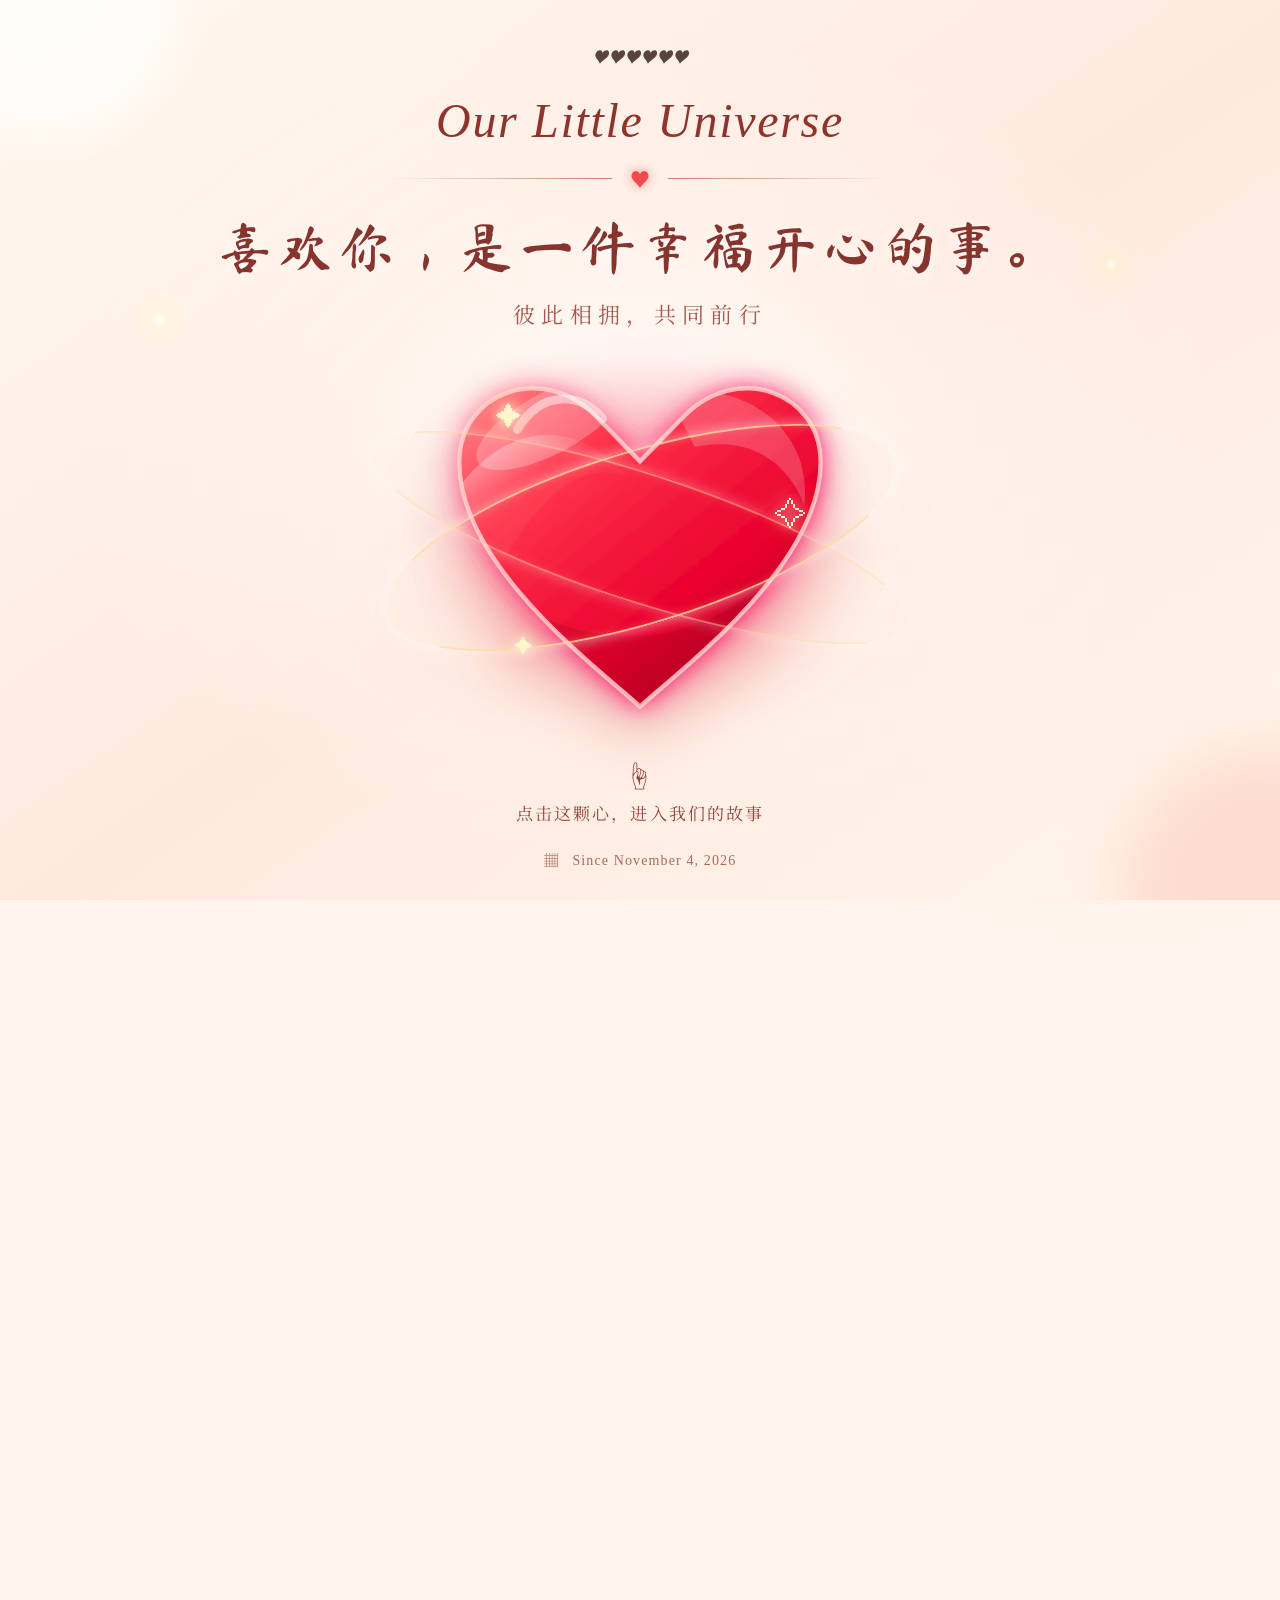
<file: index.html>
<!DOCTYPE html>
<html lang="zh-CN">
<head>
  <meta charset="UTF-8">
  <meta name="viewport" content="width=device-width, initial-scale=1.0">
  <meta name="theme-color" content="#fff1e9">
  <meta name="description" content="Our Little Universe —— 喜欢你，是一件幸福开心的事。">
  <title>Our Little Universe</title>
  <link rel="preconnect" href="https://fonts.googleapis.com">
  <link rel="preconnect" href="https://fonts.gstatic.com" crossorigin>
  <link href="https://fonts.googleapis.com/css2?family=Ma+Shan+Zheng&family=Noto+Serif+SC:wght@400;500;600&display=swap" rel="stylesheet">
  <link rel="stylesheet" href="css/style.css">
</head>
<body class="home-page">
  <!-- 开场页：点击中央爱心后进入网站 -->
  <section class="intro-screen" id="introScreen" aria-label="欢迎进入 Our Little Universe">
    <div class="intro-glow intro-glow-one"></div>
    <div class="intro-glow intro-glow-two"></div>
    <div class="petal-field" aria-hidden="true">
      <i>♥</i><i>♥</i><i>♥</i><i>♥</i><i>♥</i><i>♥</i>
    </div>

    <div class="intro-heading">
      <p class="brand-script" data-content="siteName">Our Little Universe</p>
      <div class="ornament"><span></span><b>♥</b><span></span></div>
      <h1 data-content="homeTitle">喜欢你，是一件幸福开心的事。</h1>
      <p class="intro-subtitle" data-content="homeSubtitle">彼此相拥，共同前行</p>
    </div>

    <button class="heart-launch" id="heartLaunch" type="button" aria-label="点击爱心进入我们的故事">
      <span class="heart-aura"></span>
      <span class="heart-orbit orbit-one"></span>
      <span class="heart-orbit orbit-two"></span>
      <svg class="hero-heart" viewBox="0 0 400 360" role="img" aria-label="一颗发光的红色爱心">
        <defs>
          <linearGradient id="heartFill" x1="0" y1="0" x2="0.9" y2="1">
            <stop offset="0%" stop-color="#ff8b91"/>
            <stop offset="28%" stop-color="#ff354b"/>
            <stop offset="68%" stop-color="#e9002d"/>
            <stop offset="100%" stop-color="#9e001f"/>
          </linearGradient>
          <linearGradient id="heartShine" x1="0" y1="0" x2="1" y2="1">
            <stop offset="0%" stop-color="#fff" stop-opacity=".88"/>
            <stop offset="38%" stop-color="#fff" stop-opacity=".08"/>
            <stop offset="100%" stop-color="#fff" stop-opacity="0"/>
          </linearGradient>
          <filter id="heartShadow" x="-50%" y="-50%" width="200%" height="200%">
            <feGaussianBlur stdDeviation="12" result="blur"/>
            <feColorMatrix in="blur" type="matrix" values="1 0 0 0 .6  0 1 0 0 0  0 0 1 0 .1  0 0 0 1 0" result="redGlow"/>
            <feMerge><feMergeNode in="redGlow"/><feMergeNode in="SourceGraphic"/></feMerge>
          </filter>
          <clipPath id="heartClip">
            <path d="M200 335 C168 305 35 208 35 112 C35 48 111 20 160 70 L200 111 L240 70 C289 20 365 48 365 112 C365 208 232 305 200 335Z"/>
          </clipPath>
        </defs>
        <path d="M200 335 C168 305 35 208 35 112 C35 48 111 20 160 70 L200 111 L240 70 C289 20 365 48 365 112 C365 208 232 305 200 335Z" fill="url(#heartFill)" filter="url(#heartShadow)"/>
        <g clip-path="url(#heartClip)">
          <ellipse cx="118" cy="76" rx="75" ry="28" fill="#fff" opacity=".24" transform="rotate(-28 118 76)"/>
          <path d="M20 155 C70 75 135 66 190 125 C135 105 96 164 65 220Z" fill="url(#heartShine)" opacity=".65"/>
          <path d="M225 48 C305 36 358 90 350 150 C330 103 292 89 250 98Z" fill="#fff" opacity=".19"/>
          <path d="M78 238 C150 278 235 290 310 224 C275 292 220 333 190 355Z" fill="#7b001d" opacity=".18"/>
        </g>
        <path d="M200 335 C168 305 35 208 35 112 C35 48 111 20 160 70 L200 111 L240 70 C289 20 365 48 365 112 C365 208 232 305 200 335Z" fill="none" stroke="#ffd5d1" stroke-width="4" opacity=".8"/>
        <path d="M88 82 C110 45 146 48 166 72" fill="none" stroke="#fff" stroke-width="8" stroke-linecap="round" opacity=".48"/>
      </svg>
      <span class="heart-spark spark-one">✦</span>
      <span class="heart-spark spark-two">✧</span>
      <span class="heart-spark spark-three">✦</span>
    </button>

    <div class="intro-bottom">
      <div class="tap-hint"><span class="tap-icon">☝</span><span>点击这颗心，进入我们的故事</span></div>
      <p class="since-line"><span>▦</span> Since November 4, 2026</p>
    </div>
  </section>

  <!-- 网站主体 -->
  <div class="site-shell" id="siteShell">
    <header class="site-header">
      <a class="site-logo" href="index.html" data-content="siteName">Our Little Universe</a>
      <nav class="main-nav" aria-label="主导航">
        <a class="active" href="index.html">首页</a>
        <a href="photos.html">照片墙</a>
        <a href="timeline.html">时间轴</a>
        <a href="letter.html">情书</a>
      </nav>
      <button class="music-toggle" id="musicToggle" type="button" aria-label="播放背景音乐">♫ <span>播放音乐</span></button>
    </header>

    <main>
      <section class="home-hero section-wrap">
        <div class="hero-copy">
          <p class="eyebrow">A LITTLE UNIVERSE FOR TWO</p>
          <h1 data-content="homeTitle">喜欢你，是一件幸福开心的事。</h1>
          <p class="lead" data-content="homeSubtitle">彼此相拥，共同前行</p>
          <p class="intro-note">从遇见到相伴，把每一个普通的日子，慢慢过成值得珍藏的回忆。</p>
          <a class="text-link" href="photos.html">去看看我们的回忆 <span>↗</span></a>
        </div>
        <figure class="cover-photo photo-frame">
          <img src="assets/images/photo-01.jpg" alt="花园中的一张生活照片">
          <figcaption>Little moments, lovely memories.</figcaption>
        </figure>
        <span class="decor decor-heart">♡</span>
        <span class="decor decor-star">✳</span>
      </section>

      <section class="counter-section section-wrap">
        <p class="eyebrow">EVERY DAY WITH YOU</p>
        <h2>我们已经一起走过</h2>
        <div class="day-counter"><strong id="togetherDays">0</strong><span>天</span></div>
        <p class="counter-caption">愿未来的每一天，都有值得期待的小事。</p>
        <div class="anniversary-countdown">距离下一个纪念日还有 <strong id="anniversaryDays">0</strong> 天</div>
      </section>

      <section class="home-quote section-wrap">
        <span class="quote-mark">“</span>
        <p>最为难得之事：彼此相拥，共同前行</p>
        <span class="quote-mark quote-end">”</span>
      </section>
    </main>

    <footer class="site-footer">
      <p>Made with love · Our Little Universe</p>
      <p>Since November 4, 2026</p>
    </footer>
  </div>

  <audio id="backgroundMusic" preload="none" loop></audio>
  <script src="js/content.js"></script>
  <script src="js/main.js"></script>
</body>
</html>
</file>
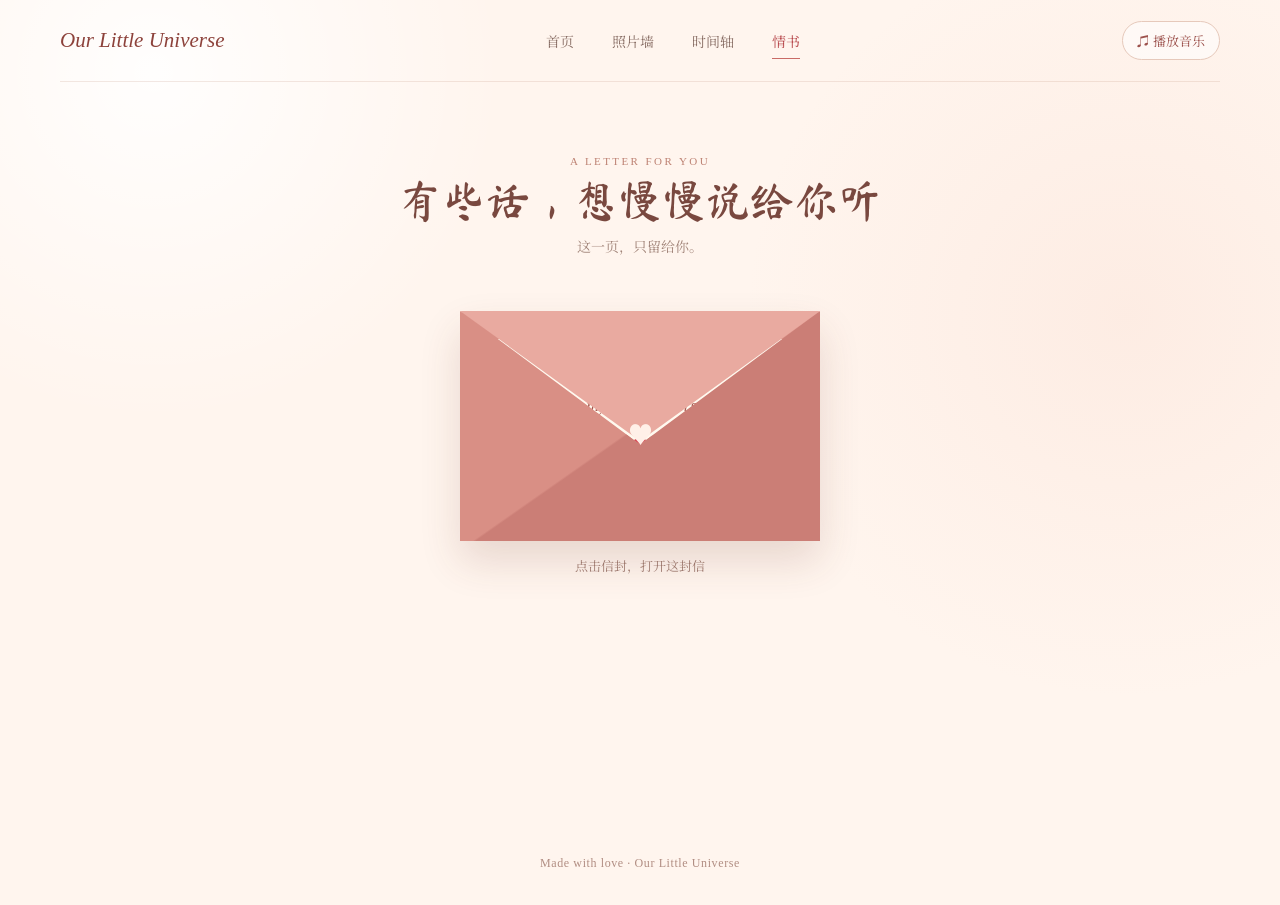
<file: letter.html>
<!DOCTYPE html>
<html lang="zh-CN">
<head>
  <meta charset="UTF-8"><meta name="viewport" content="width=device-width, initial-scale=1.0">
  <meta name="theme-color" content="#fff1e9"><title>一封情书 · Our Little Universe</title>
  <link rel="preconnect" href="https://fonts.googleapis.com"><link rel="preconnect" href="https://fonts.gstatic.com" crossorigin>
  <link href="https://fonts.googleapis.com/css2?family=Ma+Shan+Zheng&family=Noto+Serif+SC:wght@400;500;600&display=swap" rel="stylesheet">
  <link rel="stylesheet" href="css/style.css">
</head>
<body>
  <div class="site-shell page-shell">
    <header class="site-header"><a class="site-logo" href="index.html" data-content="siteName">Our Little Universe</a><nav class="main-nav" aria-label="主导航"><a href="index.html">首页</a><a href="photos.html">照片墙</a><a href="timeline.html">时间轴</a><a class="active" href="letter.html">情书</a></nav><button class="music-toggle" id="musicToggle" type="button">♫ <span>播放音乐</span></button></header>
    <main class="section-wrap subpage-main letter-main">
      <div class="page-heading"><p class="eyebrow">A LETTER FOR YOU</p><h1>有些话，想慢慢说给你听</h1><p>这一页，只留给你。</p></div>
      <button class="envelope" id="openLetter" type="button" aria-label="打开信封">
        <span class="envelope-back"></span><span class="envelope-paper"><span>To my favorite person</span><b>♥</b></span><span class="envelope-flap"></span><span class="envelope-front"></span><span class="envelope-seal">♥</span>
      </button>
      <p class="envelope-hint" id="envelopeHint">点击信封，打开这封信</p>
      <article class="letter-paper" id="letterPaper" hidden>
        <p class="letter-date" id="letterDate"></p><h2 id="letterGreeting"></h2><div id="letterBody"></div><p class="letter-sign" id="letterSignature"></p>
      </article>
    </main>
    <footer class="site-footer"><p>Made with love · Our Little Universe</p></footer>
  </div>
  <audio id="backgroundMusic" preload="none" loop></audio>
  <script src="js/content.js"></script><script src="js/main.js"></script>
</body>
</html>
</file>
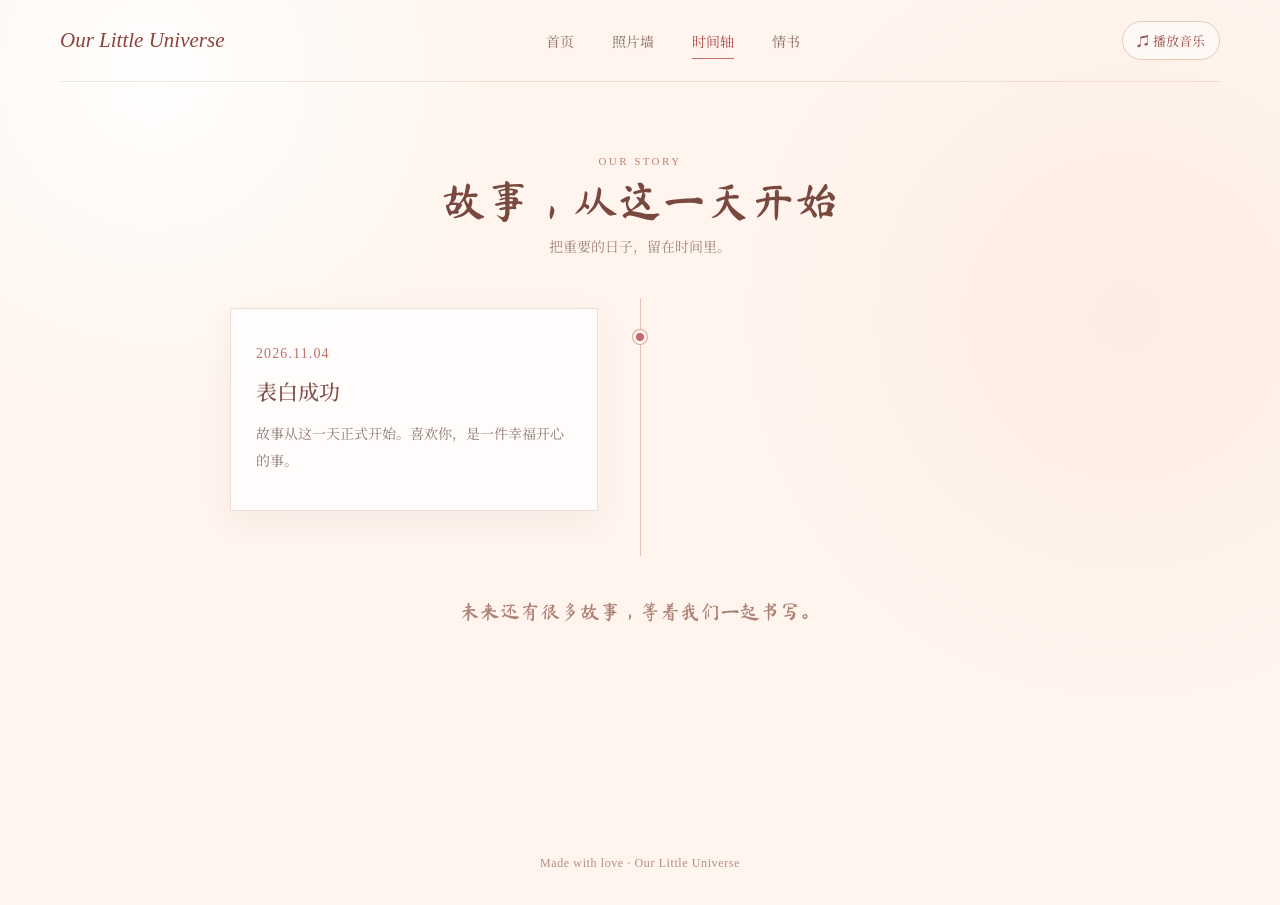
<file: timeline.html>
<!DOCTYPE html>
<html lang="zh-CN">
<head>
  <meta charset="UTF-8"><meta name="viewport" content="width=device-width, initial-scale=1.0">
  <meta name="theme-color" content="#fff1e9"><title>时间轴 · Our Little Universe</title>
  <link rel="preconnect" href="https://fonts.googleapis.com"><link rel="preconnect" href="https://fonts.gstatic.com" crossorigin>
  <link href="https://fonts.googleapis.com/css2?family=Ma+Shan+Zheng&family=Noto+Serif+SC:wght@400;500;600&display=swap" rel="stylesheet">
  <link rel="stylesheet" href="css/style.css">
</head>
<body>
  <div class="site-shell page-shell">
    <header class="site-header"><a class="site-logo" href="index.html" data-content="siteName">Our Little Universe</a><nav class="main-nav" aria-label="主导航"><a href="index.html">首页</a><a href="photos.html">照片墙</a><a class="active" href="timeline.html">时间轴</a><a href="letter.html">情书</a></nav><button class="music-toggle" id="musicToggle" type="button">♫ <span>播放音乐</span></button></header>
    <main class="section-wrap subpage-main">
      <div class="page-heading"><p class="eyebrow">OUR STORY</p><h1>故事，从这一天开始</h1><p>把重要的日子，留在时间里。</p></div>
      <div class="timeline" id="timelineList"></div>
      <p class="timeline-footnote">未来还有很多故事，等着我们一起书写。</p>
    </main>
    <footer class="site-footer"><p>Made with love · Our Little Universe</p></footer>
  </div>
  <audio id="backgroundMusic" preload="none" loop></audio>
  <script src="js/content.js"></script><script src="js/main.js"></script>
</body>
</html>
</file>
<file: css/style.css>
/* Our Little Universe — 奶油胶片风与发光红心开场 */
:root {
  --cream: #fff5ee;
  --paper: #fffaf5;
  --rose: #b94c4c;
  --deep-rose: #87342f;
  --ink: #59433d;
  --muted: #9a7770;
  --line: #e9c9b9;
  --shadow: 0 18px 55px rgba(111, 59, 45, .12);
}
* { box-sizing: border-box; }
html { scroll-behavior: smooth; }
body {
  margin: 0; color: var(--ink); background: var(--cream);
  font-family: "Noto Serif SC", "Songti SC", serif;
  background-image: radial-gradient(circle at 12% 8%, rgba(255,255,255,.9), transparent 25%), radial-gradient(circle at 88% 35%, rgba(245,196,178,.18), transparent 30%);
}
a { color: inherit; text-decoration: none; }
button { font: inherit; }
[hidden] { display: none !important; }

/* 爱心开场 */
.intro-screen {
  position: fixed; inset: 0; z-index: 20; overflow: hidden; min-height: 100svh;
  display: flex; flex-direction: column; align-items: center; justify-content: space-between;
  padding: clamp(26px, 5vh, 58px) 22px 30px;
  text-align: center; isolation: isolate;
  background:
    radial-gradient(ellipse at 50% 49%, rgba(255,255,255,.94) 0, rgba(255,246,238,.5) 33%, transparent 64%),
    linear-gradient(145deg, #fff8ef 0%, #ffe9df 52%, #fff5eb 100%);
  transition: opacity .8s ease, transform .8s ease, filter .8s ease;
}
.intro-screen::before, .intro-screen::after {
  content: ""; position: absolute; pointer-events: none; border-radius: 50%; filter: blur(30px); z-index: -1;
}
.intro-screen::before { width: 240px; height: 240px; top: -110px; left: -70px; background: rgba(255,255,255,.8); }
.intro-screen::after { width: 300px; height: 300px; right: -140px; bottom: -150px; background: rgba(255,190,174,.45); }
.intro-glow { position: absolute; border-radius: 50%; filter: blur(2px); pointer-events: none; }
.intro-glow-one { width: 10px; height: 10px; left: 12%; top: 35%; background: #fff; box-shadow: 0 0 22px 9px #fff7d8; }
.intro-glow-two { width: 7px; height: 7px; right: 13%; top: 29%; background: #fff; box-shadow: 0 0 18px 8px #fff1c8; }
.intro-heading { width: min(100%, 950px); position: relative; z-index: 2; }
.brand-script { margin: 0 0 16px; color: #8f332d; font-family: Georgia, serif; font-size: clamp(27px, 4.3vw, 48px); font-style: italic; letter-spacing: .035em; }
.ornament { display: flex; align-items: center; justify-content: center; gap: 18px; margin: 0 auto 14px; width: min(500px, 75%); color: #f14a4d; }
.ornament span { height: 1px; flex: 1; background: linear-gradient(90deg, transparent, #c77a68); }
.ornament span:last-child { background: linear-gradient(90deg, #c77a68, transparent); }
.ornament b { font-size: 20px; text-shadow: 0 0 12px #ff8b83; }
.intro-heading h1 { margin: 0; color: #85352e; font-family: "Ma Shan Zheng", "Noto Serif SC", serif; font-size: clamp(28px, 5.2vw, 56px); font-weight: 400; letter-spacing: .08em; line-height: 1.45; text-shadow: 0 2px 15px rgba(255,255,255,.8); }
.intro-subtitle { margin: 10px 0 0; color: #a65b4e; font-size: clamp(15px, 2.2vw, 22px); letter-spacing: .28em; }
.heart-launch {
  position: relative; width: min(67vw, 450px); aspect-ratio: 1.12 / 1; margin: -2vh 0 -1vh;
  display: grid; place-items: center; border: 0; background: transparent; cursor: pointer; -webkit-tap-highlight-color: transparent;
  filter: drop-shadow(0 24px 28px rgba(190, 0, 35, .24)); animation: heartFloat 3.4s ease-in-out infinite;
}
.heart-launch:focus-visible { outline: 2px solid #d83b48; outline-offset: 12px; border-radius: 45%; }
.hero-heart { position: relative; z-index: 2; width: 100%; height: 100%; overflow: visible; transform-origin: center; animation: heartBeat 2.1s ease-in-out infinite; }
.heart-aura { position: absolute; width: 76%; height: 70%; border-radius: 50%; background: rgba(255, 24, 58, .29); filter: blur(38px); animation: auraPulse 2.5s ease-in-out infinite; }
.heart-orbit { position: absolute; z-index: 3; width: 118%; height: 43%; border: 2px solid rgba(255, 222, 165, .8); border-left-color: rgba(255,255,255,.08); border-right-color: rgba(255,255,255,.2); border-radius: 50%; transform: rotate(-17deg); box-shadow: 0 0 14px rgba(255,255,255,.55), inset 0 0 10px rgba(255,240,190,.22); pointer-events: none; }
.orbit-one { animation: orbitSpin 12s linear infinite; }
.orbit-two { width: 125%; height: 32%; transform: rotate(18deg); opacity: .6; animation: orbitSpinReverse 16s linear infinite; }
.heart-spark { position: absolute; z-index: 4; color: #fff6c9; text-shadow: 0 0 14px #fff, 0 0 28px #ffb83e; animation: sparkle 2s ease-in-out infinite; }
.spark-one { top: 15%; left: 18%; font-size: 26px; }
.spark-two { right: 13%; top: 38%; font-size: 32px; animation-delay: .7s; }
.spark-three { left: 22%; bottom: 20%; font-size: 19px; animation-delay: 1.2s; }
.intro-bottom { position: relative; z-index: 3; color: #91483f; }
.tap-hint { display: flex; flex-direction: column; align-items: center; gap: 5px; font-size: 17px; letter-spacing: .12em; }
.tap-icon { font-size: 29px; animation: tapBounce 1.5s ease-in-out infinite; }
.since-line { margin: 27px 0 0; color: #a86a5d; font-family: Georgia, serif; letter-spacing: .08em; font-size: 14px; }
.since-line span { margin-right: 9px; }
.intro-screen.is-leaving { opacity: 0; transform: scale(1.08); filter: brightness(1.3); pointer-events: none; }
.intro-screen.is-leaving .heart-launch { animation: heartExpand .85s cubic-bezier(.2,.75,.2,1) forwards; }
@keyframes heartBeat { 0%,100% { transform: scale(1); } 12% { transform: scale(1.035); } 24% { transform: scale(1); } 38% { transform: scale(1.055); } 52% { transform: scale(1); } }
@keyframes heartFloat { 0%,100% { translate: 0 0; } 50% { translate: 0 -10px; } }
@keyframes auraPulse { 0%,100% { opacity: .55; transform: scale(.9); } 50% { opacity: .95; transform: scale(1.13); } }
@keyframes orbitSpin { to { transform: rotate(343deg); } }
@keyframes orbitSpinReverse { to { transform: rotate(-342deg); } }
@keyframes sparkle { 0%,100% { opacity: .35; transform: scale(.75) rotate(0); } 50% { opacity: 1; transform: scale(1.2) rotate(35deg); } }
@keyframes tapBounce { 0%,100% { transform: translateY(0); } 50% { transform: translateY(-7px); } }
@keyframes heartExpand { to { transform: scale(2.6); opacity: 0; filter: brightness(1.6); } }

/* 主站布局 */
.site-shell { opacity: 0; visibility: hidden; transition: opacity .7s ease; }
.site-shell.is-visible { opacity: 1; visibility: visible; }
.page-shell { min-height: 100vh; opacity: 1; visibility: visible; }
.site-header { width: min(1160px, calc(100% - 48px)); min-height: 82px; margin: auto; display: flex; align-items: center; justify-content: space-between; gap: 22px; border-bottom: 1px solid rgba(190,140,120,.2); }
.site-logo { color: #8d423b; font-family: Georgia, serif; font-style: italic; font-size: 21px; white-space: nowrap; }
.main-nav { display: flex; align-items: center; gap: clamp(16px, 3vw, 38px); }
.main-nav a { position: relative; padding: 10px 0; color: #886d64; font-size: 14px; }
.main-nav a.active, .main-nav a:hover { color: #b7474b; }
.main-nav a.active::after { content: ""; position: absolute; left: 0; right: 0; bottom: 2px; height: 1px; background: #c96b66; }
.music-toggle { border: 1px solid #e6c9bb; border-radius: 30px; padding: 9px 14px; background: rgba(255,255,255,.55); color: #9c514c; cursor: pointer; white-space: nowrap; font-size: 13px; }
.music-toggle.playing { background: #f9e2dc; }
.section-wrap { width: min(1080px, calc(100% - 48px)); margin: 0 auto; }
.home-hero { min-height: 580px; display: grid; grid-template-columns: 1fr .88fr; align-items: center; gap: 7%; padding-top: 55px; padding-bottom: 65px; position: relative; }
.eyebrow { color: #bd8172; letter-spacing: .22em; font: 11px Georgia, serif; }
.hero-copy h1 { color: #75433c; font-family: "Ma Shan Zheng", serif; font-size: clamp(34px, 4vw, 50px); font-weight: 400; line-height: 1.45; margin: 18px 0; }
.lead { color: #a65c53; font-size: 20px; letter-spacing: .15em; }
.intro-note { max-width: 390px; color: #967d73; font-size: 14px; line-height: 2.1; margin: 25px 0; }
.text-link { display: inline-block; padding-bottom: 7px; color: #a64d49; border-bottom: 1px solid #d8a49a; font-size: 14px; }
.text-link span { margin-left: 10px; }
.photo-frame { margin: 0; padding: 12px 12px 35px; background: #fffdfa; box-shadow: var(--shadow); transform: rotate(2deg); }
.cover-photo img { display: block; width: 100%; height: 440px; object-fit: cover; object-position: center 42%; }
.cover-photo figcaption { padding-top: 15px; text-align: center; color: #9c786f; font: italic 14px Georgia, serif; }
.decor { position: absolute; color: #d89c8d; opacity: .7; pointer-events: none; }
.decor-heart { right: 44%; top: 15%; font-size: 42px; transform: rotate(-15deg); }
.decor-star { right: 3%; bottom: 16%; font-size: 34px; }
.counter-section { padding: 75px 20px 80px; text-align: center; background: rgba(255,255,255,.38); border-top: 1px solid rgba(204,160,140,.2); border-bottom: 1px solid rgba(204,160,140,.2); }
.counter-section h2 { margin: 13px 0 0; color: #79514a; font-weight: 400; font-size: 22px; }
.day-counter { display: flex; justify-content: center; align-items: baseline; gap: 12px; color: #bd4d51; margin: 10px 0; }
.day-counter strong { font: 300 clamp(64px, 10vw, 100px) Georgia, serif; }
.day-counter span { font-size: 19px; }
.counter-caption { color: #9b8178; font-size: 14px; }
.anniversary-countdown { display: inline-block; margin-top: 15px; padding: 10px 20px; border: 1px solid #ebcfc3; border-radius: 30px; color: #9d6259; font-size: 13px; }
.anniversary-countdown strong { color: #bd4d51; font-size: 18px; padding: 0 4px; }
.home-quote { padding: 85px 20px; text-align: center; color: #9b5b53; font-family: "Ma Shan Zheng", serif; font-size: clamp(22px, 3vw, 30px); }
.quote-mark { display: block; color: #d7a397; font: 54px Georgia, serif; height: 35px; }
.quote-end { transform: rotate(180deg); }
.site-footer { padding: 28px 20px; text-align: center; color: #b18d82; font: 12px Georgia, serif; letter-spacing: .05em; }
.site-footer p { margin: 6px; }

/* 子页面 */
.subpage-main { min-height: calc(100vh - 160px); padding-top: 62px; padding-bottom: 80px; }
.page-heading { text-align: center; margin-bottom: 42px; }
.page-heading h1 { margin: 10px 0; color: #79483f; font-family: "Ma Shan Zheng", serif; font-size: clamp(32px, 4vw, 44px); font-weight: 400; }
.page-heading > p:last-child { color: #a18479; font-size: 14px; }
.filter-row { display: flex; justify-content: center; flex-wrap: wrap; gap: 10px; margin: 0 0 30px; }
.filter-button { padding: 8px 18px; border: 1px solid #e8cfc2; border-radius: 24px; color: #9a756a; background: transparent; cursor: pointer; font-size: 13px; }
.filter-button.active, .filter-button:hover { color: white; background: #c87970; border-color: #c87970; }
.photo-grid { display: grid; grid-template-columns: repeat(3, 1fr); gap: 28px; align-items: start; }
.photo-card { display: block; padding: 10px 10px 14px; border: 0; background: #fffdfa; box-shadow: 0 12px 35px rgba(111,59,45,.1); text-align: left; cursor: zoom-in; transition: transform .25s ease, box-shadow .25s ease; }
.photo-card:hover { transform: translateY(-6px) rotate(0deg); box-shadow: var(--shadow); }
.photo-card-1 { transform: rotate(1.5deg); margin-top: 30px; }
.photo-card-2 { transform: rotate(-1.2deg); }
.photo-card-3 { transform: rotate(.8deg); margin-top: 18px; }
.photo-card img { display: block; width: 100%; height: 360px; object-fit: cover; }
.photo-card-caption { display: flex; justify-content: space-between; gap: 10px; align-items: baseline; padding: 14px 4px 0; color: #79574e; }
.photo-card-caption b { font-weight: 500; }
.photo-card-caption small { color: #b08d80; font-size: 11px; }
.empty-state { grid-column: 1 / -1; text-align: center; color: #a88b81; padding: 60px 0; }
.lightbox { position: fixed; inset: 0; z-index: 30; display: flex; flex-direction: column; align-items: center; justify-content: center; padding: 30px; background: rgba(38,24,22,.91); opacity: 0; visibility: hidden; transition: .25s ease; }
.lightbox.is-open { opacity: 1; visibility: visible; }
.lightbox img { max-width: min(90vw, 850px); max-height: 78vh; object-fit: contain; box-shadow: 0 15px 55px #0005; }
.lightbox p { color: #fff1e9; text-align: center; font-size: 13px; }
.lightbox-close { position: absolute; top: 20px; right: 25px; border: 0; background: none; color: white; font-size: 38px; cursor: pointer; }

/* 时间轴 */
.timeline { position: relative; width: min(820px, 100%); margin: 0 auto; padding: 10px 0; }
.timeline::before { content: ""; position: absolute; top: 0; bottom: 0; left: 50%; width: 1px; background: #e6c3b4; }
.timeline-item { position: relative; display: grid; grid-template-columns: 1fr 1fr; margin: 0 0 35px; }
.timeline-dot { position: absolute; left: calc(50% - 7px); top: 22px; width: 14px; height: 14px; border: 3px solid #fff4ed; border-radius: 50%; background: #c76b68; box-shadow: 0 0 0 1px #d9a79a; z-index: 1; }
.timeline-card { grid-column: 1; margin-right: 42px; padding: 23px 25px; background: rgba(255,255,255,.75); border: 1px solid #f0ddd3; box-shadow: 0 10px 30px rgba(111,59,45,.06); }
.timeline-item.reverse .timeline-card { grid-column: 2; margin: 0 0 0 42px; }
.timeline-date { color: #bd7169; font: 14px Georgia, serif; letter-spacing: .08em; }
.timeline-card h2 { margin: 8px 0; color: #805048; font-size: 21px; font-weight: 500; }
.timeline-card > p:last-of-type { color: #927a71; font-size: 14px; line-height: 1.9; }
.timeline-card img { width: 100%; max-height: 250px; object-fit: cover; margin-top: 12px; }
.timeline-footnote { text-align: center; color: #ad8176; font-family: "Ma Shan Zheng", serif; font-size: 20px; margin-top: 45px; }

/* 情书与信封 */
.letter-main { text-align: center; }
.envelope { position: relative; display: block; width: min(360px, 80vw); height: 230px; margin: 55px auto 15px; border: 0; background: transparent; cursor: pointer; perspective: 900px; }
.envelope-back { position: absolute; inset: 0; background: #d98f85; border-radius: 5px; box-shadow: 0 20px 40px rgba(111,59,45,.16); }
.envelope-paper { position: absolute; z-index: 1; left: 9%; right: 9%; top: 12%; height: 78%; display: flex; flex-direction: column; align-items: center; justify-content: center; gap: 14px; background: #fff9ef; color: #a65c53; font: italic 17px Georgia, serif; transition: transform .7s ease; }
.envelope-paper b { color: #d74b56; font-size: 27px; }
.envelope-flap { position: absolute; z-index: 3; top: 0; left: 0; width: 0; height: 0; border-left: 180px solid transparent; border-right: 180px solid transparent; border-top: 130px solid #e9aaa0; transform-origin: top; transition: transform .55s ease; }
.envelope-front { position: absolute; z-index: 2; inset: 0; background: linear-gradient(145deg, transparent 49.5%, #cb7e76 50%), linear-gradient(35deg, #d98f85 49.5%, transparent 50%); clip-path: polygon(0 0, 50% 58%, 100% 0, 100% 100%, 0 100%); }
.envelope-seal { position: absolute; z-index: 4; left: 50%; top: 53%; transform: translate(-50%,-50%); color: #fff0e8; font-size: 25px; transition: opacity .2s; }
.envelope.opened .envelope-flap { transform: rotateX(180deg); z-index: 0; }
.envelope.opened .envelope-paper { transform: translateY(-115px); }
.envelope.opened .envelope-seal { opacity: 0; }
.envelope-hint { color: #a17e73; font-size: 13px; }
.letter-paper { width: min(680px, 100%); margin: 40px auto 0; padding: clamp(28px, 6vw, 58px); background: #fffdf7; border: 1px solid #efe0d1; box-shadow: var(--shadow); text-align: left; color: #71564d; line-height: 2.2; opacity: 0; transform: translateY(15px); }
.letter-paper.paper-visible { opacity: 1; transform: translateY(0); transition: .6s ease; }
.letter-date { text-align: right; color: #b38a7e; font-size: 13px; }
.letter-paper h2 { font-size: 19px; font-weight: 500; }
.letter-paper #letterBody p { text-indent: 2em; margin: 14px 0; }
.letter-sign { text-align: right; margin-top: 35px; color: #a45e56; }

/* 小屏幕 */
@media (max-width: 760px) {
  .intro-screen { padding: 38px 18px 24px; }
  .intro-heading { margin-top: 3vh; }
  .intro-heading h1 { font-size: clamp(27px, 7vw, 39px); letter-spacing: .03em; }
  .intro-subtitle { letter-spacing: .18em; }
  .heart-launch { width: min(83vw, 390px); margin: -1vh 0; }
  .tap-hint { font-size: 14px; }
  .since-line { margin-top: 20px; font-size: 12px; }
  .site-header { width: calc(100% - 30px); min-height: auto; padding: 18px 0; flex-wrap: wrap; }
  .site-logo { font-size: 18px; }
  .main-nav { order: 3; width: 100%; justify-content: space-between; gap: 8px; }
  .main-nav a { font-size: 13px; }
  .music-toggle { padding: 7px 10px; font-size: 12px; }
  .music-toggle span { display: none; }
  .section-wrap { width: calc(100% - 34px); }
  .home-hero { min-height: auto; grid-template-columns: 1fr; gap: 35px; padding-top: 55px; padding-bottom: 65px; }
  .hero-copy { text-align: center; }
  .intro-note { margin-left: auto; margin-right: auto; }
  .cover-photo { width: min(88%, 420px); margin: 0 auto; }
  .cover-photo img { height: min(112vw, 490px); }
  .decor-heart { right: 8%; top: 5%; }
  .decor-star { right: 2%; bottom: 4%; }
  .counter-section { padding: 58px 12px; }
  .photo-grid { grid-template-columns: repeat(2, minmax(0, 1fr)); gap: 15px; }
  .photo-card img { height: 260px; }
  .photo-card-caption { display: block; }
  .photo-card-caption small { display: block; margin-top: 5px; }
  .timeline::before { left: 8px; }
  .timeline-item, .timeline-item.reverse { display: block; padding-left: 30px; }
  .timeline-dot { left: 1px; }
  .timeline-card, .timeline-item.reverse .timeline-card { margin: 0; }
  .subpage-main { padding-top: 42px; }
}
@media (max-width: 420px) {
  .heart-launch { width: 88vw; }
  .brand-script { font-size: 27px; }
  .photo-card img { height: 215px; }
  .envelope { height: 205px; }
  .envelope-flap { border-left-width: 40vw; border-right-width: 40vw; border-top-width: 116px; }
}
@media (prefers-reduced-motion: reduce) {
  *, *::before, *::after { scroll-behavior: auto !important; animation-duration: .01ms !important; animation-iteration-count: 1 !important; transition-duration: .01ms !important; }
}
</file>
